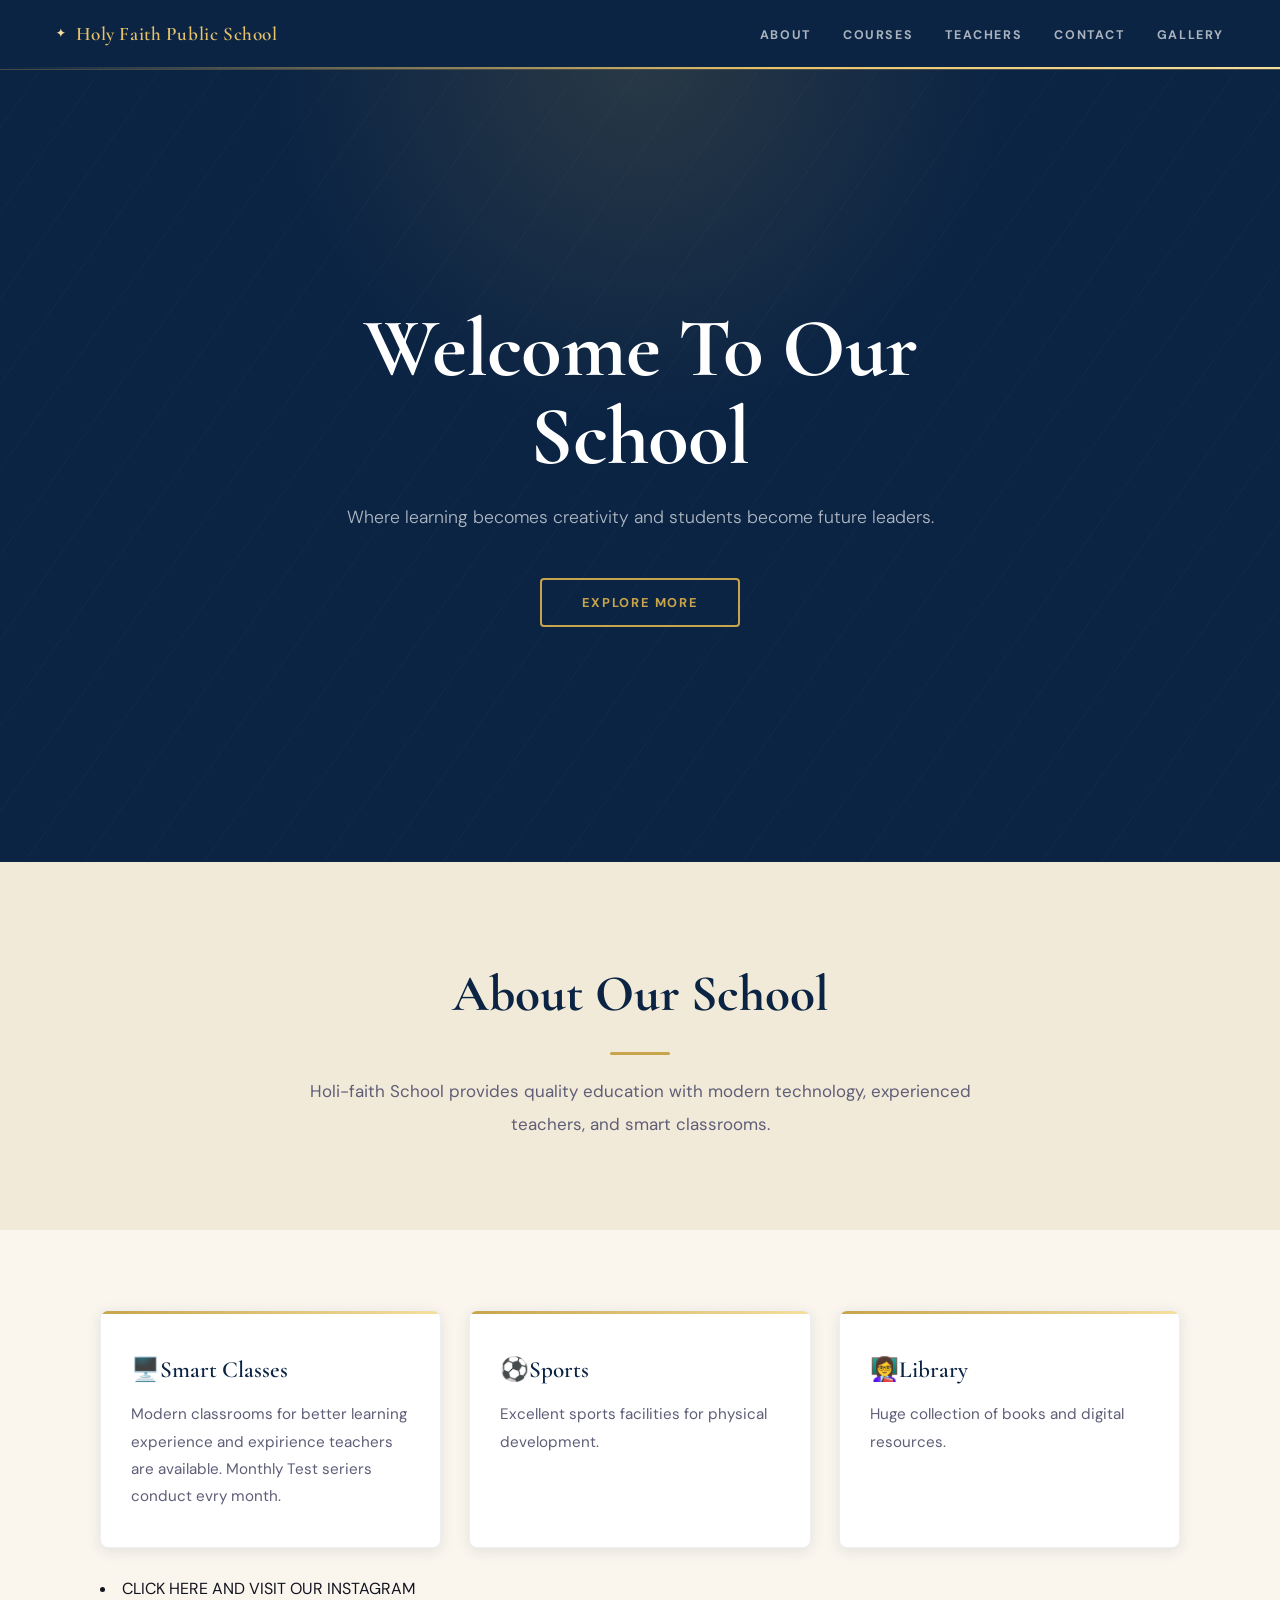
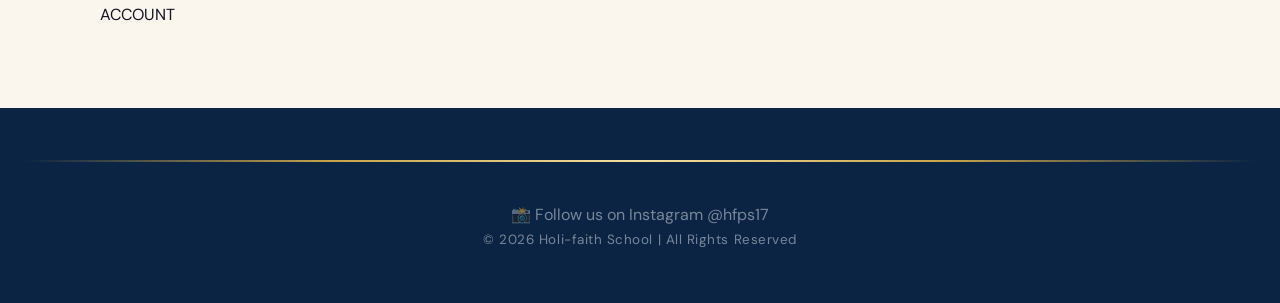
<file: index.html>
<!DOCTYPE html>
<html lang="en">
<head>
    <meta charset="UTF-8">
    <meta name="viewport" content="width=device-width, initial-scale=1.0">
    <title>School</title>
    <link rel="stylesheet" href="style.css">
</head>
<body>
   <!DOCTYPE html>
<html lang="en">
<head>
    <meta charset="UTF-8" />
    <meta name="viewport" content="width=device-width, initial-scale=1.0"/>
    <title>Holi-faith Publuc School</title>

    
</head>
<body>

    <!-- Navbar -->
    <header>
 <nav class="navbar">

    <h1 class="logo">Holy Faith Public School</h1>

    <div class="menu-btn" onclick="toggleMenu()">
        ☰
    </div>

    <ul class="nav-links" id="navLinks">
        <li><a href="about.html">About</a></li>
        <li><a href="course.html">Courses</a></li>
        <li><a href="teacher.html">Teachers</a></li>
        <li><a href="contact.html">Contact</a></li>
        <li><a href="gallery.html">Gallery</a></li>
    </ul>

</nav>
        <!-- Hero Section -->
        <section class="hero">
            <div class="hero-text">
                <h2>Welcome To Our School</h2>
                <p>
                    Where learning becomes creativity and students become future leaders.
                </p>

                <button>Explore More</button>
            </div>
        </section>
    </header>

    <!-- About Section -->
    <section class="about">
    <div class="about-box">
            <h2>About Our School</h2>

            <p>
                Holi-faith School provides quality education with modern
                technology, experienced teachers, and smart classrooms.
            </p>
        </div>
    </section>

    <!-- Features -->
    <section class="features">

        <div class="card">
            <h3>🖥️Smart Classes</h3>
            <p>Modern classrooms for better learning experience and expirience teachers are available. Monthly Test seriers conduct evry month.</p>
        </div>

        <div class="card">
            <h3>⚽Sports</h3>
            <p>Excellent sports facilities for physical development.</p>
        </div>

        <div class="card">
            <h3>👩‍🏫Library</h3>
            <p>Huge collection of books and digital resources.</p>
        </div>
    <li><a href="https://www.instagram.com/hfps17"> CLICK HERE AND VISIT OUR INSTAGRAM ACCOUNT</a></li>
    </section>

    <!-- Footer -->
    <footer  id="contact">
        
        <a href="https://www.instagram.com/hfps17" target="_blank" rel="noopener">
            📸 Follow us on Instagram @hfps17
        </a>
        <p>© 2026 Holi-faith School | All Rights Reserved</p>
        </footer>
    </footer>
<script>

const menuBtn = document.querySelector(".menu-btn");
const navLinks = document.querySelector(".nav-links");

menuBtn.addEventListener("click", () => {
    navLinks.classList.toggle("show");
});

</script>

</body>
</html>
</file>
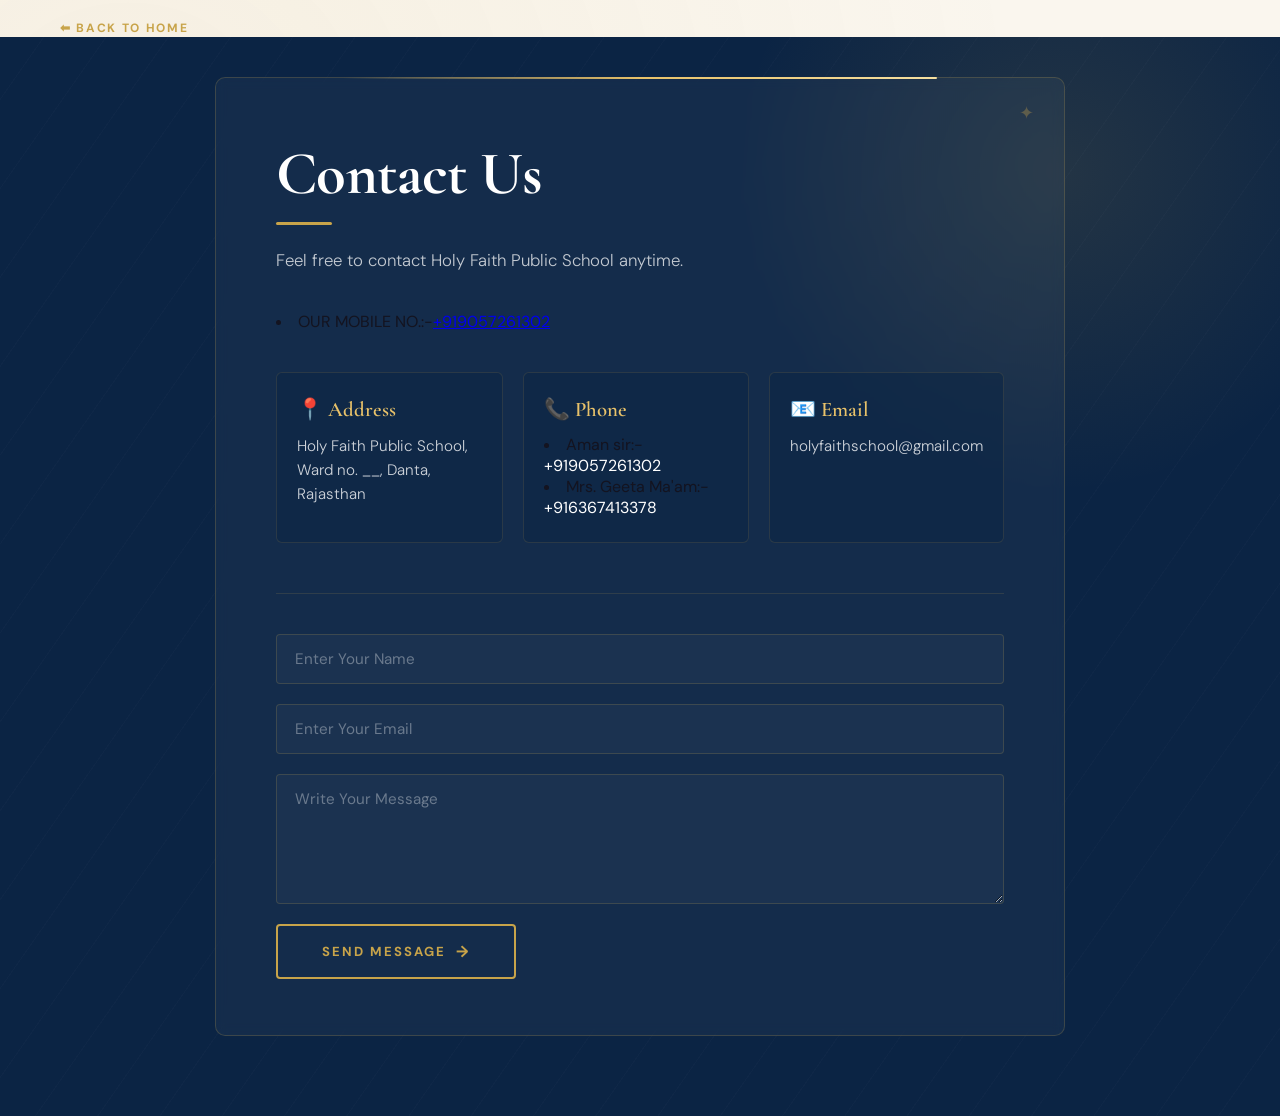
<file: contact.html>
<!DOCTYPE html>
<html lang="en">
<head>
    <meta charset="UTF-8">
    <meta name="viewport" content="width=device-width, initial-scale=1.0">
    <title>Contact Us</title>

    <link rel="stylesheet" href="contact.css">
</head>
<body>

    <!-- BACK BUTTON -->

    <a href="index.html" class="back-home">
        ⬅ Back To Home
    </a>

    <!-- CONTACT SECTION -->

    <section class="contact-section">

        <div class="contact-box">

            <h1>Contact Us</h1>

            <p>
                Feel free to contact Holy Faith Public School anytime.
                <li>OUR MOBILE NO.:-<a href="tel:+919057261302">+919057261302</a></li>
            </p>

            <!-- CONTACT INFO -->

            <div class="contact-info">

                <div class="info-card">
                    <h2>📍 Address</h2>

                    <p>
                        Holy Faith Public School,<br>
                        Ward no. __, Danta, Rajasthan
                    </p>
                </div>

                <div class="info-card">
                    <h2>📞 Phone</h2>

                    <p>
                        <li>Aman sir:- <a href="tel:+919057261302">+919057261302</a></li>
                        <li>Mrs. Geeta Ma'am:- <a href="tel:+916367413378">+916367413378</a></li>
                    </p>
                </div>

                <div class="info-card">
                    <h2>📧 Email</h2>

                    <p>
                        holyfaithschool@gmail.com
                    </p>
                </div>

            </div>

            <!-- CONTACT FORM -->


                <form action="https://api.web3forms.com/submit" method="POST">

<input type="hidden" name="access_key" value="316c1108-0292-4f08-b95d-2f20b439ebdc">

    <input type="text" name="name" placeholder="Enter Your Name" required>

    <input type="email" name="email" placeholder="Enter Your Email" required>

    <textarea name="message" rows="5" placeholder="Write Your Message"></textarea>

    <button type="submit">
        Send Message
    </button>


            </form>

        </div>

    </section>

</body>
</html>
</file>
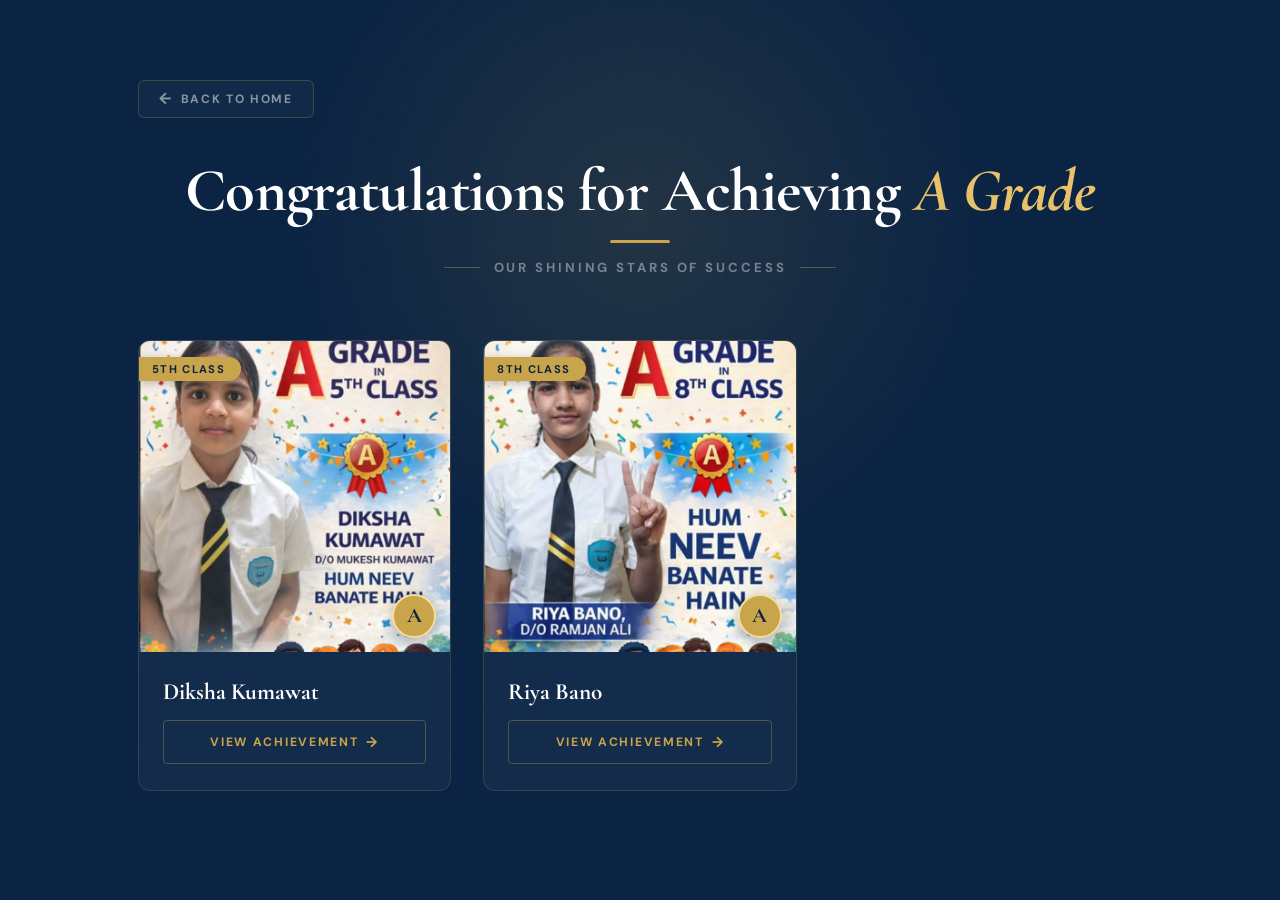
<file: gallery.html>
<!DOCTYPE html>
<html lang="en">
<head>
    <meta charset="UTF-8">
    <meta name="viewport" content="width=device-width, initial-scale=1.0">
    <title>Our Achievers Gallery | Holy Faith Public School</title>
    
    <link rel="preconnect" href="https://fonts.googleapis.com">
    <link rel="preconnect" href="https://fonts.gstatic.com" crossorigin>
    <link href="https://fonts.googleapis.com/css2?family=Cormorant+Garamond:ital,wght=0,600;0,700;1,600&family=DM+Sans:wght@300;400;500;700&display=swap" rel="stylesheet">
    
    <link rel="stylesheet" href="gallery.css">
</head>
<body>

    <main class="gallery-container">
        
        <a href="./index.html" class="back-link">Back to home</a>

        <header>
            <h1 class="main-title">Congratulations for Achieving <span>A Grade</span></h1>
            <p class="subtitle">Our Shining Stars of Success</p>
        </header>
        
        <div class="gallery-grid">
            
            <div class="achiever-card">
                <div class="badge-tag">5th Class</div>
                <div class="card-image-wrapper">
                    <img src="./hfps 1.png" alt="Diksha Kumawat" class="card-img">
                    <div class="grade-badge">A</div>
                </div>
                <div class="card-info">
                    <h2 class="student-name">Diksha Kumawat</h2>
                    <div class="curious-reveal">
                        <p class="parent-name">D/O Mukesh Kumawat</p>
                        <p class="slogan">"Hum Neev Banate Hain"</p>
                    </div>
                    <button type="button" class="explore-btn">View Achievement</button>
                </div>
            </div>

            <div class="achiever-card">
                <div class="badge-tag">8th Class</div>
                <div class="card-image-wrapper">
                    <img src="./hfps 2.png" alt="Riya Bano" class="card-img">
                    <div class="grade-badge">A</div>
                </div>
                <div class="card-info">
                    <h2 class="student-name">Riya Bano</h2>
                    <div class="curious-reveal">
                        <p class="parent-name">D/O Ramjan Ali</p>
                        <p class="slogan">"Hum Neev Banate Hain"</p>
                    </div>
                    <button type="button" class="explore-btn">View Achievement</button>
                </div>
            </div>

        </div>
    </main>

</body>
</html>
</file>
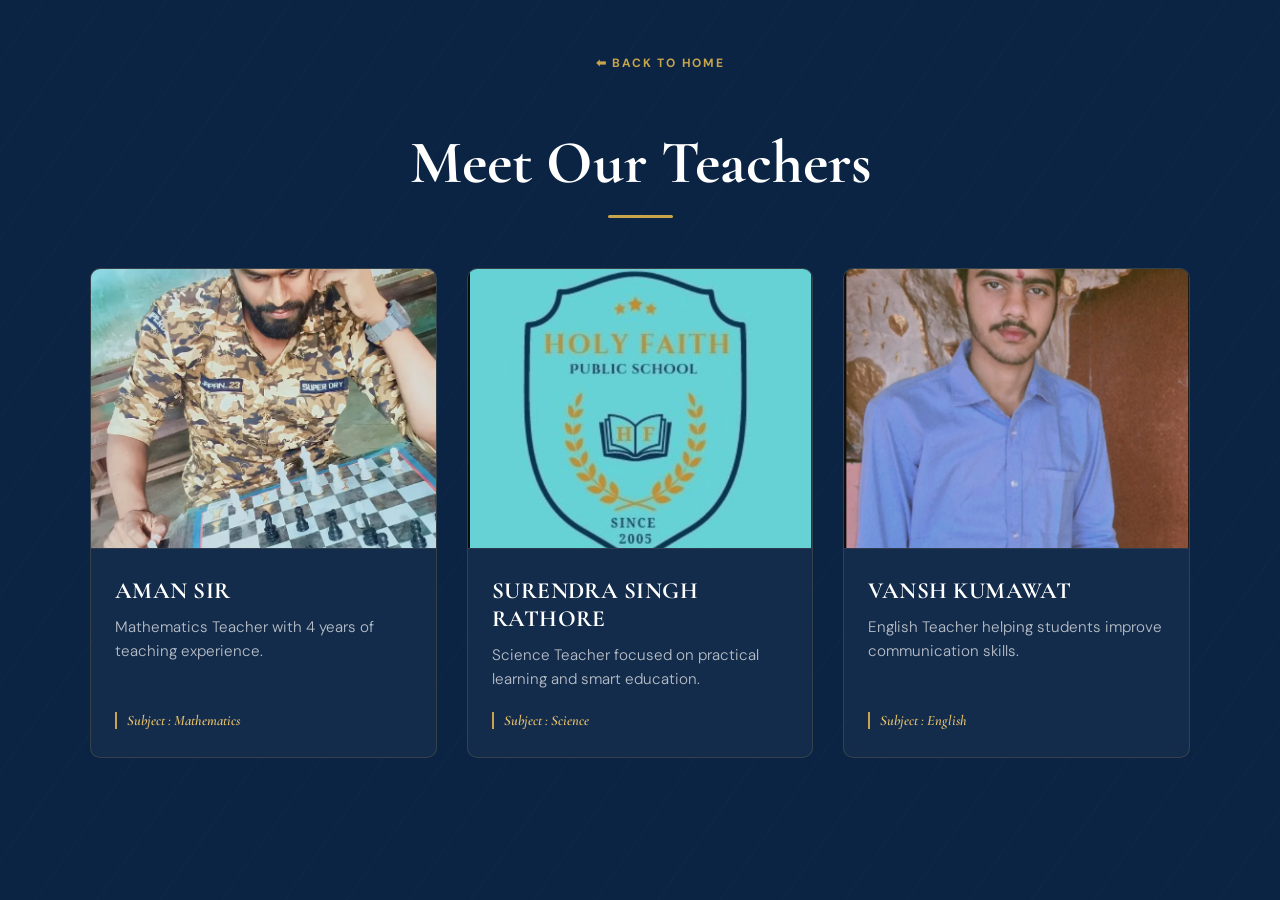
<file: teacher.html>
<!DOCTYPE html>
<html lang="en">
<head>
    <meta charset="UTF-8">
    <meta name="viewport" content="width=device-width, initial-scale=1.0">
    <title>Our Teachers</title>

    <link rel="stylesheet" href="teacher.css">
</head>
<body>

    <!-- TEACHERS SECTION -->

    <section class="teachers-section">
<a href="index.html" class="back-home">
            ⬅ Back To Home
        </a>
        <h1>Meet Our Teachers</h1>

        <div class="teacher-container">

            <!-- TEACHER 1 -->

            <div class="teacher-card">

                <img src="Aman Sir.png" alt="Teacher Photo">

                <div class="teacher-info">

                    <h2>AMAN SIR</h2>

                    <p>
                        Mathematics Teacher with 4 years of teaching experience.
                    </p>

                    <span>Subject : Mathematics</span>

                </div>

            </div>

            <!-- TEACHER 2 -->

            <div class="teacher-card">

                <img src="School.png" alt="Teacher Photo">

                <div class="teacher-info">

                    <h2>SURENDRA SINGH RATHORE</h2>

                    <p>
                        Science Teacher focused on practical learning and smart education.
                    </p>

                    <span>Subject : Science</span>

                </div>

            </div>

            <!-- TEACHER 3 -->

            <div class="teacher-card">

                <img src="vansh.png" alt="Teacher Photo">

                <div class="teacher-info">

                    <h2>VANSH KUMAWAT</h2>

                    <p>
                        English Teacher helping students improve communication skills.
                    </p>

                    <span>Subject : English</span>

                </div>

            </div>

        </div>

    </section>
<!-- BACK TO HOME BUTTON -->


</body>
</html>
</file>
<file: style.css>
/* ================================================================
   HOLY FAITH PUBLIC SCHOOL — Global Style
   Works on: index, about, gallery, teachers, courses pages
   Theme: "Royal Manuscript" — Ink Navy + Antique Gold + Cream
   ================================================================ */

@import url('https://fonts.googleapis.com/css2?family=Cormorant+Garamond:ital,wght@0,600;0,700;1,600&family=DM+Sans:wght@300;400;500;700&display=swap');

/* ================================================================
   CSS VARIABLES
   ================================================================ */
:root {
  --navy:       #0b2444;
  --navy-2:     #0f3060;
  --navy-3:     #163e7a;
  --gold:       #c8a44a;
  --gold-2:     #e8c26a;
  --gold-3:     #f5dfa0;
  --cream:      #faf6ee;
  --cream-2:    #f2ead8;
  --white:      #ffffff;
  --ink:        #141420;
  --muted:      #5e5e78;
  --light:      #9090a8;

  --ff-head:    'Cormorant Garamond', Georgia, serif;
  --ff-body:    'DM Sans', sans-serif;

  --r-sm:       4px;
  --r-md:       8px;
  --r-lg:       16px;
  --r-pill:     999px;

  --ease:       cubic-bezier(0.4, 0, 0.2, 1);
  --t-fast:     0.2s;
  --t-med:      0.35s;
  --t-slow:     0.6s;

  --shadow-xs:  0 1px 6px rgba(11,36,68,0.07);
  --shadow-sm:  0 3px 14px rgba(11,36,68,0.10);
  --shadow-md:  0 8px 32px rgba(11,36,68,0.13);
  --shadow-lg:  0 20px 56px rgba(11,36,68,0.18);

  --nav-h:      70px;
}

/* ================================================================
   RESET
   ================================================================ */
*, *::before, *::after { box-sizing: border-box; margin: 0; padding: 0; }

html {
  scroll-behavior: smooth;
  font-size: 16px;
}

body {
  font-family: var(--ff-body);
  background: var(--cream);
  color: var(--ink);
  line-height: 1.65;
  min-height: 100vh;
  overflow-x: hidden;
}

/* Subtle parchment texture */
body::before {
  content: '';
  position: fixed;
  inset: 0;
  background-image:
    radial-gradient(ellipse at 10% 0%,   rgba(200,164,74,0.07) 0%, transparent 50%),
    radial-gradient(ellipse at 90% 100%, rgba(11,36,68,0.06)  0%, transparent 50%);
  pointer-events: none;
  z-index: 0;
}

body > * { position: relative; z-index: 1; }

img { display: block; max-width: 100%; }
a   { text-decoration: none; color: inherit; }
ul  { list-style: none; }

/* Custom scrollbar */
::-webkit-scrollbar       { width: 5px; }
::-webkit-scrollbar-track { background: var(--cream-2); }
::-webkit-scrollbar-thumb { background: var(--gold); border-radius: var(--r-pill); }

/* Selection */
::selection { background: var(--gold); color: var(--navy); }

/* ================================================================
   NAVBAR  — used on every page
   ================================================================ */
.navbar {
  position: sticky;
  top: 0;
  z-index: 999;
  height: var(--nav-h);
  background: var(--navy);
  display: flex;
  align-items: center;
  justify-content: space-between;
  padding: 0 56px;
  border-bottom: 1px solid rgba(200,164,74,0.3);
}

/* animated shimmer line at bottom of nav */
.navbar::after {
  content: '';
  position: absolute;
  bottom: 0; left: 0;
  width: 100%; height: 2px;
  background: linear-gradient(90deg,
    transparent 0%,
    var(--gold-2) 30%,
    var(--gold-3) 50%,
    var(--gold-2) 70%,
    transparent 100%);
  background-size: 200% 100%;
  animation: nav-shimmer 5s linear infinite;
}
@keyframes nav-shimmer {
  0%   { background-position: 200% 0; }
  100% { background-position: -200% 0; }
}

.logo {
  font-family: var(--ff-head);
  font-size: 1.2rem;
  font-weight: 600;
  color: var(--gold-2);
  letter-spacing: 0.03em;
  display: flex;
  align-items: center;
  gap: 10px;
  white-space: nowrap;
}

.logo::before {
  content: '✦';
  font-size: 0.7rem;
  color: var(--gold-3);
  animation: spin 10s linear infinite;
}
@keyframes spin { to { transform: rotate(360deg); } }

.nav-links {
  display: flex;
  gap: 32px;
  align-items: center;
}

.nav-links a {
  font-size: 0.78rem;
  font-weight: 700;
  letter-spacing: 0.13em;
  text-transform: uppercase;
  color: rgba(255,255,255,0.65);
  position: relative;
  padding-bottom: 3px;
  transition: color var(--t-fast) var(--ease);
}

.nav-links a::after {
  content: '';
  position: absolute;
  bottom: 0; left: 0;
  width: 0; height: 1.5px;
  background: var(--gold);
  transition: width var(--t-med) var(--ease);
}

.nav-links a:hover         { color: var(--gold-2); }
.nav-links a:hover::after  { width: 100%; }
.nav-links a.active        { color: var(--gold); }
.nav-links a.active::after { width: 100%; }

/* ================================================================
   PAGE HERO  — index.html  &  inner page banners
   ================================================================ */
header {
  background: var(--navy);
  position: relative;
  overflow: hidden;
}

/* Geometric diagonal pattern */
header::before {
  content: '';
  position: absolute;
  inset: 0;
  background-image: repeating-linear-gradient(
    -55deg,
    transparent,
    transparent 48px,
    rgba(255,255,255,0.018) 48px,
    rgba(255,255,255,0.018) 49px
  );
}

/* Radial gold glow */
header::after {
  content: '';
  position: absolute;
  top: -40%; left: 50%;
  transform: translateX(-50%);
  width: 800px; height: 800px;
  background: radial-gradient(circle,
    rgba(200,164,74,0.16) 0%,
    transparent 65%);
  pointer-events: none;
}

.hero {
  position: relative;
  z-index: 2;
  display: flex;
  align-items: center;
  justify-content: center;
  min-height: 88vh;
  text-align: center;
  padding: 80px 24px;
}

.hero-text { max-width: 680px; }

.hero-text h2 {
  font-family: var(--ff-head);
  font-size: clamp(2.8rem, 7vw, 5.2rem);
  font-weight: 700;
  color: var(--white);
  line-height: 1.06;
  letter-spacing: -0.01em;
  margin-bottom: 20px;
  animation: rise 0.8s var(--ease) both;
}

.hero-text h2 em {
  color: var(--gold-2);
  font-style: italic;
}

.hero-text p {
  font-size: 1.1rem;
  font-weight: 300;
  color: rgba(255,255,255,0.68);
  line-height: 1.85;
  margin-bottom: 44px;
  animation: rise 0.8s 0.12s var(--ease) both;
}

@keyframes rise {
  from { opacity: 0; transform: translateY(22px); }
  to   { opacity: 1; transform: translateY(0);    }
}

/* ── HERO BUTTON ── */
button,
.btn {
  display: inline-flex;
  align-items: center;
  gap: 8px;
  font-family: var(--ff-body);
  font-size: 0.8rem;
  font-weight: 700;
  letter-spacing: 0.14em;
  text-transform: uppercase;
  color: var(--gold);
  background: transparent;
  border: 2px solid var(--gold);
  padding: 14px 40px;
  border-radius: var(--r-sm);
  cursor: pointer;
  position: relative;
  overflow: hidden;
  transition: color var(--t-med) var(--ease);
  animation: rise 0.8s 0.24s var(--ease) both;
}

button::before,
.btn::before {
  content: '';
  position: absolute;
  inset: 0;
  background: var(--gold);
  transform: scaleX(0);
  transform-origin: left;
  transition: transform var(--t-med) var(--ease);
  z-index: -1;
}

button:hover,
.btn:hover             { color: var(--navy); }
button:hover::before,
.btn:hover::before     { transform: scaleX(1); }

/* ── INNER PAGE BANNER  (add class="page-banner" to <header> on sub-pages) ── */
.page-banner {
  min-height: 38vh;
  display: flex;
  align-items: flex-end;
  padding: 0 60px 52px;
}

.page-banner .banner-title {
  font-family: var(--ff-head);
  font-size: clamp(2.2rem, 5vw, 4rem);
  font-weight: 700;
  color: var(--white);
  line-height: 1.1;
  position: relative;
  z-index: 2;
}

.page-banner .banner-title span {
  display: block;
  width: 52px; height: 3px;
  background: var(--gold);
  margin-top: 14px;
  border-radius: 2px;
}

/* ================================================================
   GOLD DIVIDER
   ================================================================ */
.divider {
  border: none;
  height: 2px;
  background: linear-gradient(
    90deg,
    transparent 0%,
    var(--gold) 30%,
    var(--gold-3) 50%,
    var(--gold) 70%,
    transparent 100%
  );
  margin: 0;
}

/* ================================================================
   SECTION BASE
   ================================================================ */
section { padding: 90px 60px; }

.section-tag {
  display: inline-flex;
  align-items: center;
  gap: 10px;
  font-size: 0.68rem;
  font-weight: 700;
  letter-spacing: 0.26em;
  text-transform: uppercase;
  color: var(--gold);
  margin-bottom: 14px;
}
.section-tag::before {
  content: '';
  display: block;
  width: 28px; height: 1.5px;
  background: var(--gold);
  border-radius: 2px;
}

.section-title {
  font-family: var(--ff-head);
  font-size: clamp(1.9rem, 4vw, 3rem);
  font-weight: 700;
  color: var(--navy);
  line-height: 1.12;
  margin-bottom: 16px;
}

.section-title::after {
  content: '';
  display: block;
  width: 48px; height: 3px;
  background: var(--gold);
  margin-top: 14px;
  border-radius: 2px;
}

.section-sub {
  font-size: 1.02rem;
  color: var(--muted);
  line-height: 1.85;
  max-width: 580px;
}

/* ================================================================
   ABOUT SECTION  — about.html
   ================================================================ */
.about {
  background: var(--cream-2);
  display: flex;
  justify-content: center;
}

.about-box {
  max-width: 700px;
  text-align: center;
}

.about-box h2 {
  font-family: var(--ff-head);
  font-size: clamp(2rem, 4vw, 3.2rem);
  font-weight: 700;
  color: var(--navy);
  margin-bottom: 20px;
  position: relative;
}

.about-box h2::after {
  content: '';
  display: block;
  width: 60px; height: 3px;
  background: var(--gold);
  margin: 16px auto 0;
  border-radius: 2px;
}

.about-box p {
  font-size: 1.06rem;
  color: var(--muted);
  line-height: 1.9;
}

/* About page — detail blocks */
.about-grid {
  display: grid;
  grid-template-columns: 1fr 1fr;
  gap: 32px;
  margin-top: 52px;
}

.about-block {
  background: var(--white);
  border-left: 4px solid var(--gold);
  padding: 32px 28px;
  border-radius: 0 var(--r-md) var(--r-md) 0;
  box-shadow: var(--shadow-sm);
  transition: transform var(--t-med) var(--ease), box-shadow var(--t-med) var(--ease);
}

.about-block:hover {
  transform: translateX(6px);
  box-shadow: var(--shadow-md);
}

.about-block h3 {
  font-family: var(--ff-head);
  font-size: 1.4rem;
  font-weight: 600;
  color: var(--navy);
  margin-bottom: 10px;
}

.about-block p {
  font-size: 0.95rem;
  color: var(--muted);
  line-height: 1.8;
}

/* ================================================================
   FEATURES / CARDS  — index.html
   ================================================================ */
.features {
  display: grid;
  grid-template-columns: repeat(auto-fit, minmax(280px, 1fr));
  gap: 28px;
  background: var(--cream);
  padding: 80px 60px;
  max-width: 1200px;
  margin: 0 auto;
}

.card {
  background: var(--white);
  border-radius: var(--r-md);
  padding: 40px 30px 36px;
  box-shadow: var(--shadow-sm);
  border: 1px solid rgba(11,36,68,0.07);
  position: relative;
  overflow: hidden;
  transition:
    transform var(--t-med) var(--ease),
    box-shadow var(--t-med) var(--ease);
}

/* gold top strip */
.card::before {
  content: '';
  position: absolute;
  top: 0; left: 0; right: 0;
  height: 3px;
  background: linear-gradient(90deg, var(--gold), var(--gold-3), var(--gold));
  background-size: 200% 100%;
  transition: background-position var(--t-slow) var(--ease);
}

/* watermark number */
.card::after {
  content: attr(data-num);
  position: absolute;
  bottom: 10px; right: 18px;
  font-family: var(--ff-head);
  font-size: 5rem;
  font-weight: 700;
  color: rgba(11,36,68,0.04);
  line-height: 1;
  transition: color var(--t-med) var(--ease);
}

.card:hover                  { transform: translateY(-7px); box-shadow: var(--shadow-lg); }
.card:hover::before          { background-position: 100% 0; }
.card:hover::after           { color: rgba(200,164,74,0.1); }

.card h3 {
  font-family: var(--ff-head);
  font-size: 1.45rem;
  font-weight: 600;
  color: var(--navy);
  margin-bottom: 12px;
}

.card p {
  font-size: 0.95rem;
  color: var(--muted);
  line-height: 1.8;
}

/* ================================================================
   COURSES PAGE  — course.html
   ================================================================ */
.courses-grid {
  display: grid;
  grid-template-columns: repeat(auto-fit, minmax(300px, 1fr));
  gap: 26px;
  margin-top: 48px;
}

.course-card {
  background: var(--white);
  border-radius: var(--r-md);
  padding: 36px 30px;
  box-shadow: var(--shadow-sm);
  border: 1px solid rgba(11,36,68,0.07);
  display: flex;
  flex-direction: column;
  gap: 12px;
  position: relative;
  overflow: hidden;
  transition: transform var(--t-med) var(--ease), box-shadow var(--t-med) var(--ease);
}

.course-card::before {
  content: '';
  position: absolute;
  left: 0; top: 0; bottom: 0;
  width: 4px;
  background: var(--gold);
  transform: scaleY(0.25);
  transform-origin: bottom;
  transition: transform var(--t-med) var(--ease);
  border-radius: var(--r-md) 0 0 var(--r-md);
}

.course-card:hover              { transform: translateY(-6px); box-shadow: var(--shadow-md); }
.course-card:hover::before      { transform: scaleY(1); }

.course-badge {
  display: inline-block;
  background: var(--cream-2);
  color: var(--navy-2);
  font-size: 0.7rem;
  font-weight: 700;
  letter-spacing: 0.12em;
  text-transform: uppercase;
  padding: 4px 12px;
  border-radius: var(--r-pill);
  width: fit-content;
  border: 1px solid rgba(200,164,74,0.35);
}

.course-card h3 {
  font-family: var(--ff-head);
  font-size: 1.4rem;
  font-weight: 600;
  color: var(--navy);
}

.course-card p {
  font-size: 0.94rem;
  color: var(--muted);
  line-height: 1.78;
  flex: 1;
}

.course-card .course-link {
  display: inline-flex;
  align-items: center;
  gap: 6px;
  font-size: 0.8rem;
  font-weight: 700;
  letter-spacing: 0.1em;
  text-transform: uppercase;
  color: var(--gold);
  transition: gap var(--t-fast) var(--ease);
}

.course-card .course-link::after { content: '→'; }
.course-card:hover .course-link  { gap: 12px; }

/* ================================================================
   TEACHERS PAGE  — teacher.html
   ================================================================ */
.teachers-grid {
  display: grid;
  grid-template-columns: repeat(auto-fill, minmax(240px, 1fr));
  gap: 28px;
  margin-top: 48px;
}

.teacher-card {
  background: var(--white);
  border-radius: var(--r-lg);
  overflow: hidden;
  box-shadow: var(--shadow-sm);
  border: 1px solid rgba(11,36,68,0.07);
  text-align: center;
  transition: transform var(--t-med) var(--ease), box-shadow var(--t-med) var(--ease);
  position: relative;
}

.teacher-card:hover {
  transform: translateY(-8px);
  box-shadow: var(--shadow-lg);
}

/* photo placeholder / image wrapper */
.teacher-photo {
  width: 100%;
  aspect-ratio: 1 / 1;
  background: linear-gradient(135deg, var(--navy-2), var(--navy-3));
  display: flex;
  align-items: center;
  justify-content: center;
  font-family: var(--ff-head);
  font-size: 3rem;
  color: var(--gold-3);
  letter-spacing: 0.05em;
  position: relative;
  overflow: hidden;
}

.teacher-photo img {
  width: 100%;
  height: 100%;
  object-fit: cover;
  transition: transform var(--t-slow) var(--ease);
}

.teacher-card:hover .teacher-photo img {
  transform: scale(1.06);
}

.teacher-photo::after {
  content: '';
  position: absolute;
  bottom: 0; left: 0; right: 0;
  height: 3px;
  background: linear-gradient(90deg, var(--gold), var(--gold-3), var(--gold));
}

.teacher-info {
  padding: 24px 20px 28px;
}

.teacher-info h3 {
  font-family: var(--ff-head);
  font-size: 1.25rem;
  font-weight: 600;
  color: var(--navy);
  margin-bottom: 6px;
}

.teacher-info .subject {
  font-size: 0.78rem;
  font-weight: 700;
  letter-spacing: 0.12em;
  text-transform: uppercase;
  color: var(--gold);
  margin-bottom: 10px;
}

.teacher-info p {
  font-size: 0.9rem;
  color: var(--muted);
  line-height: 1.75;
}

/* ================================================================
   GALLERY PAGE  — gallery.html
   ================================================================ */
.gallery-grid {
  columns: 3;
  column-gap: 20px;
  margin-top: 48px;
}

.gallery-item {
  break-inside: avoid;
  margin-bottom: 20px;
  border-radius: var(--r-md);
  overflow: hidden;
  position: relative;
  box-shadow: var(--shadow-sm);
  cursor: pointer;
}

.gallery-item img {
  width: 100%;
  display: block;
  transition: transform var(--t-slow) var(--ease);
}

/* gold overlay on hover */
.gallery-item::after {
  content: '✦ View';
  position: absolute;
  inset: 0;
  background: rgba(11,36,68,0.6);
  color: var(--gold-2);
  font-size: 0.85rem;
  font-weight: 700;
  letter-spacing: 0.12em;
  text-transform: uppercase;
  display: flex;
  align-items: center;
  justify-content: center;
  opacity: 0;
  transition: opacity var(--t-med) var(--ease);
}

.gallery-item:hover img   { transform: scale(1.06); }
.gallery-item:hover::after { opacity: 1; }

/* ================================================================
   INSTAGRAM LINK  — index.html
   ================================================================ */
.instagram-link {
  background: var(--cream-2);
  display: flex;
  justify-content: center;
  padding: 48px 24px;
  border-top: 1px solid rgba(200,164,74,0.2);
  border-bottom: 1px solid rgba(200,164,74,0.2);
}

.instagram-link a {
  display: inline-flex;
  align-items: center;
  gap: 12px;
  font-weight: 700;
  font-size: 0.9rem;
  letter-spacing: 0.1em;
  text-transform: uppercase;
  color: var(--navy);
  padding: 16px 36px;
  border: 2px solid var(--gold);
  border-radius: var(--r-sm);
  position: relative;
  overflow: hidden;
  transition: color var(--t-med) var(--ease);
}

.instagram-link a::before {
  content: '';
  position: absolute;
  inset: 0;
  background: var(--navy);
  transform: scaleX(0);
  transform-origin: left;
  transition: transform var(--t-med) var(--ease);
  z-index: -1;
}

.instagram-link a:hover              { color: var(--gold); }
.instagram-link a:hover::before      { transform: scaleX(1); }

/* ================================================================
   FOOTER
   ================================================================ */
footer {
  background: var(--navy);
  color: rgba(255,255,255,0.45);
  text-align: center;
  padding: 52px 24px;
  position: relative;
}

footer::before {
  content: '';
  display: block;
  height: 2px;
  background: linear-gradient(90deg, transparent, var(--gold), var(--gold-3), var(--gold), transparent);
  margin-bottom: 40px;
}

footer p {
  font-size: 0.84rem;
  letter-spacing: 0.04em;
}

footer strong {
  color: var(--gold);
  font-weight: 700;
}

/* footer nav links (optional) */
.footer-links {
  display: flex;
  justify-content: center;
  gap: 28px;
  margin-bottom: 24px;
  flex-wrap: wrap;
}

.footer-links a {
  font-size: 0.8rem;
  font-weight: 700;
  letter-spacing: 0.1em;
  text-transform: uppercase;
  color: rgba(255,255,255,0.5);
  transition: color var(--t-fast) var(--ease);
}
.footer-links a:hover { color: var(--gold); }

/* ================================================================
   SCROLL REVEAL  — add class "reveal" to any element, then JS:
   document.querySelectorAll('.reveal').forEach(el =>
     new IntersectionObserver(([e]) =>
       e.isIntersecting && el.classList.add('visible'), {threshold:0.15})
     .observe(el));
   ================================================================ */
.reveal {
  opacity: 0;
  transform: translateY(28px);
  transition: opacity 0.65s var(--ease), transform 0.65s var(--ease);
}
.reveal.visible {
  opacity: 1;
  transform: none;
}
.reveal-left {
  opacity: 0;
  transform: translateX(-28px);
  transition: opacity 0.65s var(--ease), transform 0.65s var(--ease);
}
.reveal-left.visible {
  opacity: 1;
  transform: none;
}

/* ================================================================
   RESPONSIVE
   ================================================================ */
@media (max-width: 900px) {
  .navbar       { padding: 0 28px; }
  section       { padding: 64px 28px; }
  .features     { padding: 64px 28px; }
  .about-grid   { grid-template-columns: 1fr; }
  .gallery-grid { columns: 2; }
  .page-banner  { padding: 0 28px 40px; }
}

@media (max-width: 600px) {
  .nav-links    { display: none; }
  .logo         { font-size: 1rem; }
  .hero         { min-height: 75vh; }
  .gallery-grid { columns: 1; }
  .teachers-grid { grid-template-columns: repeat(2, 1fr); }
  .courses-grid  { grid-template-columns: 1fr; }
}
/* MOBILE RESPONSIVE DESIGN */

@media (max-width: 768px) {

    body{
        padding: 10px;
    }

    h1{
        font-size: 28px;
        text-align: center;
    }

    h2{
        font-size: 22px;
        text-align: center;
    }

    p{
        font-size: 16px;
        line-height: 1.6;
        text-align: center;
    }

    img{
        width: 100%;
        height: auto;
        border-radius: 15px;
    }

    .container{
        width: 100%;
        padding: 15px;
    }

    nav{
        display: flex;
        flex-direction: column;
        gap: 10px;
        text-align: center;
    }

    button{
        width: 100%;
        padding: 12px;
        font-size: 16px;
    }
}
/* MENU BUTTON DEFAULT */
.menu-btn{
    display: none;
    font-size: 32px;
    color: white;
    cursor: pointer;
}

/* LAPTOP VIEW */
@media(min-width:747px){

    .menu-btn{
        display: none;
    }

    .nav-links{
        display: flex;
        flex-direction: row;
    }
}

/* PHONE VIEW */
@media(max-width:746px){

    .menu-btn{
    display: block;
    position: absolute;
    right: 20px;
    top: 18px;
    font-size: 24x;
    color: white;
    cursor: pointer;
}

    .nav-links{
        display: none;
        flex-direction: column;
        position: absolute;
        top: 80px;
        right: 20px;
        background: #111;
        padding: 20px;
        border-radius: 15px;
        width: 220px;
        z-index: 1000;
    }

    .nav-links.show{
        display: flex;
    }
    .menu-btn{
    font-size: 22px !important;
    right: 15px !important;
    top: 18px !important;
}
}
</file>
<file: contact.css>
/* ================================================================
   HOLY FAITH PUBLIC SCHOOL — contact.css
   Matches global style.css theme: Royal Manuscript
   ================================================================ */

@import url('https://fonts.googleapis.com/css2?family=Cormorant+Garamond:ital,wght@0,600;0,700;1,600&family=DM+Sans:wght@300;400;500;700&display=swap');

/* ── VARIABLES (same as about.css) ── */
:root {
  --navy:    #0b2444;
  --navy-2:  #0f3060;
  --gold:    #c8a44a;
  --gold-2:  #e8c26a;
  --gold-3:  #f5dfa0;
  --cream:   #faf6ee;
  --cream-2: #f2ead8;
  --white:   #ffffff;
  --ink:     #141420;
  --muted:   #5e5e78;

  --ff-head: 'Cormorant Garamond', Georgia, serif;
  --ff-body: 'DM Sans', sans-serif;
  --ease:    cubic-bezier(0.4, 0, 0.2, 1);
}

*, *::before, *::after { box-sizing: border-box; margin: 0; padding: 0; }

body {
  font-family: var(--ff-body);
  background: var(--cream);
  color: var(--ink);
  min-height: 100vh;
  overflow-x: hidden;
}

/* Parchment bg glow */
body::before {
  content: '';
  position: fixed;
  inset: 0;
  background:
    radial-gradient(ellipse at 10% 10%, rgba(200,164,74,0.07) 0%, transparent 55%),
    radial-gradient(ellipse at 90% 90%, rgba(11,36,68,0.06)  0%, transparent 55%);
  pointer-events: none;
  z-index: 0;
}

::selection { background: var(--gold); color: var(--navy); }
::-webkit-scrollbar { width: 5px; }
::-webkit-scrollbar-track { background: var(--cream-2); }
::-webkit-scrollbar-thumb { background: var(--gold); border-radius: 99px; }

/* ================================================================
   BACK LINK
   ================================================================ */
.back-home {
  display: inline-flex;
  align-items: center;
  gap: 8px;
  position: relative;
  z-index: 5;
  font-size: 0.75rem;
  font-weight: 700;
  letter-spacing: 0.14em;
  text-transform: uppercase;
  color: var(--gold);
  text-decoration: none;
  padding: 20px 0 0 60px;
  transition: gap 0.25s var(--ease), color 0.2s;
}

.back-home:hover { gap: 14px; color: var(--gold-2); }

/* ================================================================
   CONTACT SECTION
   ================================================================ */
.contact-section {
  position: relative;
  background: var(--navy);
  min-height: 100vh;
  display: flex;
  flex-direction: column;
  overflow: hidden;
  padding-bottom: 80px;
}

/* diagonal stripe texture */
.contact-section::before {
  content: '';
  position: absolute;
  inset: 0;
  background-image: repeating-linear-gradient(
    -55deg,
    transparent,
    transparent 50px,
    rgba(255,255,255,0.016) 50px,
    rgba(255,255,255,0.016) 51px
  );
  pointer-events: none;
  z-index: 1;
}

/* large radial gold glow top-right */
.contact-section::after {
  content: '';
  position: absolute;
  top: -20%; right: -10%;
  width: 700px; height: 700px;
  background: radial-gradient(circle, rgba(200,164,74,0.13) 0%, transparent 65%);
  pointer-events: none;
}

/* ================================================================
   CONTACT BOX (Main Content Card)
   ================================================================ */
.contact-box {
  position: relative;
  z-index: 2;
  margin: 40px auto 0;
  width: min(850px, calc(100% - 120px));
  background: rgba(255,255,255,0.04);
  border: 1px solid rgba(200,164,74,0.22);
  border-radius: 10px;
  padding: 64px 60px 56px;
  backdrop-filter: blur(6px);
  -webkit-backdrop-filter: blur(6px);
  animation: box-in 0.75s 0.1s var(--ease) both;
}

@keyframes box-in {
  from { opacity: 0; transform: translateY(30px); }
  to   { opacity: 1; transform: translateY(0); }
}

/* Shimmer top border */
.contact-box::before {
  content: '';
  position: absolute;
  top: -1px; left: 15%; right: 15%;
  height: 2px;
  background: linear-gradient(90deg, transparent, var(--gold-2), var(--gold-3), var(--gold-2), transparent);
  border-radius: 99px;
  animation: shimmer-line 4s linear infinite;
  background-size: 200% 100%;
}

@keyframes shimmer-line {
  0%   { background-position: 200% 0; }
  100% { background-position: -200% 0; }
}

/* Decorative corner ornament */
.contact-box::after {
  content: '✦';
  position: absolute;
  top: 24px; right: 30px;
  font-size: 1.1rem;
  color: rgba(200,164,74,0.35);
  animation: spin 12s linear infinite;
}
@keyframes spin { to { transform: rotate(360deg); } }

/* ── HEADING & DESCRIPTION ── */
.contact-box h1 {
  font-family: var(--ff-head);
  font-size: clamp(2.4rem, 5vw, 3.8rem);
  font-weight: 700;
  color: var(--white);
  line-height: 1.05;
  letter-spacing: -0.01em;
}

.contact-box h1::after {
  content: '';
  display: block;
  width: 56px; height: 3px;
  background: var(--gold);
  border-radius: 2px;
  margin-top: 16px;
  margin-bottom: 24px;
}

.contact-box > p {
  font-size: 1.05rem;
  font-weight: 300;
  color: rgba(255,255,255,0.75);
  margin-bottom: 40px;
}

/* ================================================================
   CONTACT INFO CARDS (Grid Layout)
   ================================================================ */
.contact-info {
  display: grid;
  grid-template-columns: repeat(3, 1fr);
  gap: 20px;
  margin-bottom: 50px;
}

.info-card {
  background: rgba(11, 36, 68, 0.5);
  border: 1px solid rgba(200, 164, 74, 0.15);
  border-radius: 6px;
  padding: 24px 20px;
  transition: border-color 0.3s, background 0.3s;
}

.info-card:hover {
  border-color: var(--gold-2);
  background: rgba(15, 48, 96, 0.7);
}

.info-card h2 {
  font-family: var(--ff-head);
  font-size: 1.3rem;
  color: var(--gold-2);
  margin-bottom: 12px;
  font-weight: 600;
}

.info-card p, .info-card ul {
  font-size: 0.95rem;
  font-weight: 300;
  color: rgba(255, 255, 255, 0.8);
  line-height: 1.6;
  list-style: none;
}

.info-card a {
  color: var(--white);
  text-decoration: none;
  font-weight: 400;
  transition: color 0.2s;
}

.info-card a:hover {
  color: var(--gold-3);
  text-decoration: underline;
}

/* ================================================================
   CONTACT FORM
   ================================================================ */
.contact-box form {
  display: flex;
  flex-direction: column;
  gap: 20px;
  border-top: 1px solid rgba(200, 164, 74, 0.15);
  padding-top: 40px;
}

.contact-box form input,
.contact-box form textarea {
  width: 100%;
  font-family: var(--ff-body);
  font-size: 0.95rem;
  background: rgba(255, 255, 255, 0.03);
  border: 1px solid rgba(200, 164, 74, 0.2);
  border-radius: 4px;
  padding: 14px 18px;
  color: var(--white);
  transition: border-color 0.3s var(--ease), background 0.3s;
}

.contact-box form input:focus,
.contact-box form textarea:focus {
  outline: none;
  border-color: var(--gold-2);
  background: rgba(255, 255, 255, 0.06);
}

.contact-box form input::placeholder,
.contact-box form textarea::placeholder {
  color: rgba(255, 255, 255, 0.35);
}

/* ── SUBMIT BUTTON ── */
.contact-box form button {
  align-self: flex-start;
  display: inline-flex;
  align-items: center;
  gap: 10px;
  font-family: var(--ff-body);
  font-size: 0.82rem;
  font-weight: 700;
  letter-spacing: 0.15em;
  text-transform: uppercase;
  color: var(--gold);
  background: transparent;
  border: 2px solid var(--gold);
  padding: 15px 44px;
  border-radius: 4px;
  cursor: pointer;
  position: relative;
  overflow: hidden;
  transition: color 0.3s var(--ease);
}

.contact-box form button::before {
  content: '';
  position: absolute;
  inset: 0;
  background: var(--gold);
  transform: scaleX(0);
  transform-origin: left;
  transition: transform 0.32s var(--ease);
  z-index: -1;
}

.contact-box form button::after {
  content: '→';
  font-size: 1rem;
}

.contact-box form button:hover {
  color: var(--navy);
}

.contact-box form button:hover::before {
  transform: scaleX(1);
}

/* ================================================================
   RESPONSIVE DESIGN
   ================================================================ */
@media (max-width: 820px) {
  .contact-info {
    grid-template-columns: 1fr;
    gap: 16px;
  }
}

@media (max-width: 768px) {
  .back-home { padding-left: 24px; }
  .contact-box {
    width: calc(100% - 48px);
    padding: 44px 28px 40px;
    margin-top: 20px;
  }
}

@media (max-width: 480px) {
  .contact-box { padding: 36px 22px 32px; }
  .contact-box h1 { font-size: 2rem; }
  .contact-box form button { width: 100%; justify-content: center; }
}
</file>
<file: gallery.css>
/* ================================================================
   HOLY FAITH PUBLIC SCHOOL — gallery.css
   Matches: style.css + about.css + course.css
   Theme: Royal Manuscript  |  Page: Achievers Gallery
   ================================================================ */

@import url('https://fonts.googleapis.com/css2?family=Cormorant+Garamond:ital,wght@0,600;0,700;1,600&family=DM+Sans:wght@300;400;500;700&display=swap');

:root {
  --navy:    #0b2444;
  --navy-2:  #0f3060;
  --navy-3:  #163e7a;
  --gold:    #c8a44a;
  --gold-2:  #e8c26a;
  --gold-3:  #f5dfa0;
  --cream:   #faf6ee;
  --cream-2: #f2ead8;
  --white:   #ffffff;
  --ink:     #141420;
  --muted:   #5e5e78;
  --ff-head: 'Cormorant Garamond', Georgia, serif;
  --ff-body: 'DM Sans', sans-serif;
  --ease:    cubic-bezier(0.4, 0, 0.2, 1);
}

*, *::before, *::after { box-sizing: border-box; margin: 0; padding: 0; }

body {
  font-family: var(--ff-body);
  background: var(--navy);
  color: var(--white);
  min-height: 100vh;
  overflow-x: hidden;
}

/* diagonal stripe texture */
body::before {
  content: '';
  position: fixed;
  inset: 0;
  background-image: repeating-linear-gradient(
    -55deg,
    transparent,
    transparent 50px,
    rgba(255,255,255,0.016) 50px,
    rgba(255,255,255,0.016) 51px
  );
  pointer-events: none;
  z-index: 0;
}

/* radial gold glow top-center */
body::after {
  content: '';
  position: fixed;
  top: -20%; left: 50%;
  transform: translateX(-50%);
  width: 800px; height: 800px;
  background: radial-gradient(circle, rgba(200,164,74,0.13) 0%, transparent 65%);
  pointer-events: none;
  z-index: 0;
}

::selection { background: var(--gold); color: var(--navy); }
::-webkit-scrollbar       { width: 5px; }
::-webkit-scrollbar-track { background: var(--navy-2); }
::-webkit-scrollbar-thumb { background: var(--gold); border-radius: 99px; }

/* ================================================================
   GALLERY CONTAINER
   ================================================================ */
.gallery-container {
  position: relative;
  z-index: 1;
  max-width: 1100px;
  margin: 0 auto;
  padding: 80px 48px 100px;
}

/* ================================================================
   PAGE HEADING
   ================================================================ */
.main-title {
  font-family: var(--ff-head);
  font-size: clamp(2.2rem, 5vw, 3.8rem);
  font-weight: 700;
  color: var(--white);
  text-align: center;
  line-height: 1.08;
  letter-spacing: -0.01em;
  animation: rise 0.75s var(--ease) both;
}

.main-title span {
  color: var(--gold-2);
  font-style: italic;
}

/* gold bar under title */
.main-title::after {
  content: '';
  display: block;
  width: 60px; height: 3px;
  background: var(--gold);
  border-radius: 2px;
  margin: 16px auto 0;
}

.subtitle {
  text-align: center;
  font-size: 0.82rem;
  font-weight: 700;
  letter-spacing: 0.22em;
  text-transform: uppercase;
  color: rgba(255,255,255,0.4);
  margin-top: 16px;
  margin-bottom: 64px;
  display: flex;
  align-items: center;
  justify-content: center;
  gap: 14px;
  animation: rise 0.75s 0.1s var(--ease) both;
}

.subtitle::before,
.subtitle::after {
  content: '';
  display: block;
  width: 36px; height: 1px;
  background: rgba(200,164,74,0.4);
}

@keyframes rise {
  from { opacity: 0; transform: translateY(22px); }
  to   { opacity: 1; transform: translateY(0); }
}

/* ================================================================
   GALLERY GRID
   ================================================================ */
.gallery-grid {
  display: grid;
  grid-template-columns: repeat(auto-fill, minmax(280px, 1fr));
  gap: 32px;
}

/* ================================================================
   ACHIEVER CARD
   ================================================================ */
.achiever-card {
  background: rgba(255,255,255,0.04);
  border: 1px solid rgba(200,164,74,0.18);
  border-radius: 12px;
  overflow: hidden;
  position: relative;
  display: flex;
  flex-direction: column;
  backdrop-filter: blur(8px);
  -webkit-backdrop-filter: blur(8px);
  transition:
    transform    0.35s var(--ease),
    box-shadow   0.35s var(--ease),
    border-color 0.35s var(--ease),
    background   0.35s var(--ease);
  animation: rise 0.75s var(--ease) both;
}

.achiever-card:nth-child(2) { animation-delay: 0.12s; }
.achiever-card:nth-child(3) { animation-delay: 0.22s; }
.achiever-card:nth-child(4) { animation-delay: 0.32s; }

/* shimmer top line */
.achiever-card::before {
  content: '';
  position: absolute;
  top: -1px; left: 15%; right: 15%;
  height: 2px;
  background: linear-gradient(
    90deg, transparent, var(--gold-2), var(--gold-3), var(--gold-2), transparent
  );
  background-size: 200% 100%;
  border-radius: 99px;
  opacity: 0;
  animation: shimmer-line 3.5s linear infinite;
  transition: opacity 0.3s var(--ease);
  z-index: 2;
}

@keyframes shimmer-line {
  0%   { background-position: 200% 0; }
  100% { background-position: -200% 0; }
}

.achiever-card:hover {
  transform: translateY(-10px);
  box-shadow: 0 28px 64px rgba(0,0,0,0.4);
  border-color: rgba(200,164,74,0.5);
  background: rgba(255,255,255,0.07);
}

.achiever-card:hover::before { opacity: 1; }

/* ── CLASS BADGE TAG (top-left ribbon) ── */
.badge-tag {
  position: absolute;
  top: 16px; left: -1px;
  background: var(--gold);
  color: var(--navy);
  font-size: 0.7rem;
  font-weight: 700;
  letter-spacing: 0.12em;
  text-transform: uppercase;
  padding: 5px 16px 5px 14px;
  border-radius: 0 99px 99px 0;
  z-index: 3;
  box-shadow: 2px 2px 10px rgba(0,0,0,0.25);
}

/* ── IMAGE WRAPPER ── */
.card-image-wrapper {
  position: relative;
  width: 100%;
  aspect-ratio: 1 / 1;
  overflow: hidden;
  background: linear-gradient(135deg, var(--navy-2), var(--navy-3));
}

.card-img {
  width: 100%;
  height: 100%;
  object-fit: cover;
  display: block;
  transition: transform 0.55s var(--ease);
}

.achiever-card:hover .card-img { transform: scale(1.07); }

/* image overlay on hover */
.card-image-wrapper::after {
  content: '';
  position: absolute;
  inset: 0;
  background: linear-gradient(
    to bottom,
    transparent 50%,
    rgba(11,36,68,0.65) 100%
  );
  opacity: 0;
  transition: opacity 0.35s var(--ease);
}

.achiever-card:hover .card-image-wrapper::after { opacity: 1; }

/* ── GRADE BADGE ── */
.grade-badge {
  position: absolute;
  bottom: 14px; right: 14px;
  z-index: 2;
  width: 44px; height: 44px;
  background: var(--gold);
  color: var(--navy);
  border-radius: 50%;
  display: flex;
  align-items: center;
  justify-content: center;
  font-family: var(--ff-head);
  font-size: 1.3rem;
  font-weight: 700;
  box-shadow: 0 4px 14px rgba(0,0,0,0.3);
  border: 2px solid var(--gold-3);
  transition: transform 0.3s var(--ease), box-shadow 0.3s var(--ease);
}

.achiever-card:hover .grade-badge {
  transform: scale(1.15) rotate(8deg);
  box-shadow: 0 8px 24px rgba(0,0,0,0.4);
}

/* ── CARD INFO ── */
.card-info {
  padding: 28px 24px 26px;
  display: flex;
  flex-direction: column;
  gap: 0;
  flex: 1;
}

.student-name {
  font-family: var(--ff-head);
  font-size: 1.45rem;
  font-weight: 700;
  color: var(--white);
  line-height: 1.1;
  margin-bottom: 14px;
}

/* ── CURIOUS REVEAL (hover to show details) ── */
.curious-reveal {
  overflow: hidden;
  max-height: 0;
  opacity: 0;
  transition:
    max-height 0.4s var(--ease),
    opacity    0.35s var(--ease),
    margin     0.3s var(--ease);
  margin-bottom: 0;
}

.achiever-card:hover .curious-reveal {
  max-height: 80px;
  opacity: 1;
  margin-bottom: 18px;
}

.parent-name {
  font-size: 0.82rem;
  font-weight: 500;
  color: rgba(255,255,255,0.5);
  letter-spacing: 0.04em;
  margin-bottom: 4px;
}

.slogan {
  font-family: var(--ff-head);
  font-size: 0.95rem;
  font-style: italic;
  color: var(--gold-2);
  letter-spacing: 0.02em;
}

/* ── EXPLORE BUTTON ── */
.explore-btn {
  margin-top: auto;
  display: inline-flex;
  align-items: center;
  justify-content: center;
  gap: 8px;
  font-family: var(--ff-body);
  font-size: 0.76rem;
  font-weight: 700;
  letter-spacing: 0.14em;
  text-transform: uppercase;
  color: var(--gold);
  background: transparent;
  border: 1.5px solid rgba(200,164,74,0.35);
  padding: 12px 24px;
  border-radius: 4px;
  cursor: pointer;
  position: relative;
  overflow: hidden;
  transition: color 0.28s var(--ease), border-color 0.28s var(--ease);
  width: 100%;
}

.explore-btn::before {
  content: '';
  position: absolute;
  inset: 0;
  background: var(--gold);
  transform: scaleX(0);
  transform-origin: left;
  transition: transform 0.3s var(--ease);
  z-index: -1;
}

.explore-btn::after { content: '→'; font-size: 0.9rem; }

.explore-btn:hover              { color: var(--navy); border-color: var(--gold); }
.explore-btn:hover::before      { transform: scaleX(1); }

/* ================================================================
   BACK LINK
   ================================================================ */
.back-link {
  display: inline-flex;
  align-items: center;
  gap: 8px;
  font-size: 0.75rem;
  font-weight: 700;
  letter-spacing: 0.14em;
  text-transform: uppercase;
  color: rgba(255,255,255,0.45);
  text-decoration: none;
  margin-bottom: 52px;
  transition: gap 0.22s var(--ease), color 0.2s;
}
.back-link::before { content: '←'; font-size: 1rem; }
.back-link:hover   { gap: 14px; color: var(--gold-2); }

/* ================================================================
   RESPONSIVE
   ================================================================ */
@media (max-width: 768px) {
  .gallery-container { padding: 60px 24px 80px; }
  .gallery-grid      { gap: 20px; grid-template-columns: repeat(auto-fill, minmax(240px, 1fr)); }
}

@media (max-width: 480px) {
  .gallery-grid      { grid-template-columns: 1fr; }
  .main-title        { font-size: 2rem; }
}
/* ================================================================
   BACK TO HOME BUTTON (TOP ALIGNMENT)
   ================================================================ */
.back-link {
  display: inline-flex;
  align-items: center;
  gap: 8px;
  font-family: var(--ff-body);
  font-size: 0.75rem;
  font-weight: 700;
  letter-spacing: 0.14em;
  text-transform: uppercase;
  color: rgba(255, 255, 255, 0.5);
  text-decoration: none;
  
  /* Layout aur spacing */
  margin-bottom: 40px;
  padding: 10px 20px;
  border: 1px solid rgba(200, 164, 74, 0.25);
  border-radius: 6px;
  background: rgba(255, 255, 255, 0.03);
  backdrop-filter: blur(6px);
  -webkit-backdrop-filter: blur(6px);
  
  /* Smooth transitions */
  transition: 
    gap 0.3s var(--ease), 
    color 0.3s var(--ease), 
    border-color 0.3s var(--ease),
    background 0.3s var(--ease),
    box-shadow 0.3s var(--ease);
}

/* Arrow icon design */
.back-link::before {
  content: '←';
  font-size: 1rem;
  line-height: 1;
  transition: transform 0.3s var(--ease);
}

/* Hover effects matching the theme */
.back-link:hover {
  gap: 14px; /* Text aur arrow ka gap badhega */
  color: var(--gold-2); /* Gold color me change hoga */
  border-color: rgba(200, 164, 74, 0.6); /* Border thoda shine karega */
  background: rgba(200, 164, 74, 0.06); /* Background me halka gold tint */
  box-shadow: 0 4px 20px rgba(0, 0, 0, 0.2);
}

/* Hover karne par arrow thoda peeche move hoga */
.back-link:hover::before {
  transform: translateX(-4px);
}
</file>
<file: teacher.css>
/* ================================================================
   HOLY FAITH PUBLIC SCHOOL — teacher3.css
   Matches global style.css theme: Royal Manuscript
   ================================================================ */

@import url('https://fonts.googleapis.com/css2?family=Cormorant+Garamond:ital,wght@0,600;0,700;1,600&family=DM+Sans:wght@300;400;500;700&display=swap');

/* ── VARIABLES (same as previous pages) ── */
:root {
  --navy:    #0b2444;
  --navy-2:  #0f3060;
  --gold:    #c8a44a;
  --gold-2:  #e8c26a;
  --gold-3:  #f5dfa0;
  --cream:   #faf6ee;
  --cream-2: #f2ead8;
  --white:   #ffffff;
  --ink:     #141420;
  --muted:   #5e5e78;

  --ff-head: 'Cormorant Garamond', Georgia, serif;
  --ff-body: 'DM Sans', sans-serif;
  --ease:    cubic-bezier(0.4, 0, 0.2, 1);
}

*, *::before, *::after { box-sizing: border-box; margin: 0; padding: 0; }

body {
  font-family: var(--ff-body);
  background: var(--cream);
  color: var(--ink);
  min-height: 100vh;
  overflow-x: hidden;
}

/* Parchment bg glow */
body::before {
  content: '';
  position: fixed;
  inset: 0;
  background:
    radial-gradient(ellipse at 10% 10%, rgba(200,164,74,0.07) 0%, transparent 55%),
    radial-gradient(ellipse at 90% 90%, rgba(11,36,68,0.06)  0%, transparent 55%);
  pointer-events: none;
  z-index: 0;
}

/* ================================================================
   TEACHERS SECTION
   ================================================================ */
.teachers-section {
  position: relative;
  background: var(--navy);
  min-height: 100vh;
  padding: 60px 40px 100px;
  overflow: hidden;
}

/* diagonal stripe texture */
.teachers-section::before {
  content: '';
  position: absolute;
  inset: 0;
  background-image: repeating-linear-gradient(
    -55deg,
    transparent,
    transparent 50px,
    rgba(255,255,255,0.016) 50px,
    rgba(255,255,255,0.016) 51px
  );
  pointer-events: none;
  z-index: 1;
}

/* ── HEADING ── */
.teachers-section h1 {
  font-family: var(--ff-head);
  font-size: clamp(2.4rem, 5vw, 3.8rem);
  font-weight: 700;
  color: var(--white);
  text-align: center;
  position: relative;
  z-index: 2;
  margin-bottom: 50px;
  animation: fade-down 0.6s var(--ease) both;
}

.teachers-section h1::after {
  content: '';
  display: block;
  width: 65px;
  height: 3px;
  background: var(--gold);
  border-radius: 2px;
  margin: 16px auto 0;
}

@keyframes fade-down {
  from { opacity: 0; transform: translateY(-20px); }
  to   { opacity: 1; transform: translateY(0); }
}

/* ================================================================
   TEACHERS GRID CONTAINER
   ================================================================ */
.teacher-container {
  position: relative;
  z-index: 2;
  max-width: 1100px;
  margin: 0 auto;
  display: grid;
  grid-template-columns: repeat(3, 1fr);
  gap: 30px;
}

/* ================================================================
   TEACHER CARDS
   ================================================================ */
.teacher-card {
  background: rgba(255, 255, 255, 0.04);
  border: 1px solid rgba(200, 164, 74, 0.18);
  border-radius: 10px;
  overflow: hidden;
  backdrop-filter: blur(6px);
  -webkit-backdrop-filter: blur(6px);
  display: flex;
  flex-direction: column;
  transition: transform 0.4s var(--ease), border-color 0.4s, box-shadow 0.4s;
  animation: box-in 0.8s var(--ease) both;
}

/* Card Entry Animation Delay */
.teacher-card:nth-child(1) { animation-delay: 0.1s; }
.teacher-card:nth-child(2) { animation-delay: 0.25s; }
.teacher-card:nth-child(3) { animation-delay: 0.4s; }

@keyframes box-in {
  from { opacity: 0; transform: translateY(30px); }
  to   { opacity: 1; transform: translateY(0); }
}

/* Top Shimmer line on Hover */
.teacher-card::before {
  content: '';
  position: absolute;
  top: -1px; left: 20%; right: 20%;
  height: 2px;
  background: linear-gradient(90deg, transparent, var(--gold-2), var(--gold-3), var(--gold-2), transparent);
  opacity: 0;
  transition: opacity 0.3s ease;
}

.teacher-card:hover {
  transform: translateY(-8px);
  border-color: rgba(200, 164, 74, 0.45);
  box-shadow: 0 12px 30px rgba(0, 0, 0, 0.25);
}

.teacher-card:hover::before {
  opacity: 1;
}

/* ── TEACHER IMAGE ── */
.teacher-card img {
  width: 100%;
  height: 280px;
  object-fit: cover;
  border-bottom: 1px solid rgba(200, 164, 74, 0.15);
  filter: grayscale(15%) brightness(95%);
  transition: filter 0.4s, transform 0.4s;
}

.teacher-card:hover img {
  filter: grayscale(0%) brightness(100%);
}

/* ── TEACHER INFO ── */
.teacher-info {
  padding: 28px 24px;
  display: flex;
  flex-direction: column;
  flex-grow: 1;
}

.teacher-info h2 {
  font-family: var(--ff-head);
  font-size: 1.45rem;
  font-weight: 700;
  color: var(--white);
  letter-spacing: 0.02em;
  margin-bottom: 10px;
  text-transform: uppercase;
}

.teacher-info p {
  font-size: 0.95rem;
  font-weight: 300;
  color: rgba(255, 255, 255, 0.7);
  line-height: 1.6;
  margin-bottom: 20px;
  flex-grow: 1;
}

/* ── SUBJECT TAG ── */
.teacher-info span {
  align-self: flex-start;
  font-family: var(--ff-head);
  font-size: 0.9rem;
  font-weight: 600;
  font-style: italic;
  color: var(--gold-2);
  border-left: 2px solid var(--gold);
  padding-left: 10px;
}

/* ================================================================
   BACK LINK BUTTON
   ================================================================ */
.back-home {
  position: absolute;
  bottom: 35px;
  left: 50%;
  transform: translateX(-50%);
  display: inline-flex;
  align-items: center;
  z-index: 5;
  font-size: 0.75rem;
  font-weight: 700;
  letter-spacing: 0.14em;
  text-transform: uppercase;
  color: var(--gold);
  text-decoration: none;
  transition: color 0.2s, letter-spacing 0.25s var(--ease);
}

.back-home:hover {
  color: var(--gold-2);
  letter-spacing: 0.18em;
}

/* ================================================================
   RESPONSIVE DESIGN
   ================================================================ */
@media (max-width: 992px) {
  .teacher-container {
    grid-template-columns: repeat(2, 1fr);
    gap: 24px;
  }
}

@media (max-width: 768px) {
  .teachers-section {
    padding: 40px 20px 90px;
  }
  .teacher-container {
    grid-template-columns: 1fr;
    max-width: 450px;
  }
  .teacher-card img {
    height: 320px;
  }
}
/* ================================================================
   BACK LINK BUTTON (Updated to Top-Left)
   ================================================================ */
.back-home {
  display: inline-flex;
  align-items: center;
  gap: 8px;
  position: relative;
  z-index: 5;
  font-size: 0.75rem;
  font-weight: 700;
  letter-spacing: 0.14em;
  text-transform: uppercase;
  color: var(--gold);
  text-decoration: none;
  padding: 30px 0 20px 40px; /* Top aur Left se space badha diya hai */
  transition: gap 0.25s var(--ease), color 0.2s;
}

.back-home:hover {
  gap: 14px;
  color: var(--gold-2);
}
</file>
